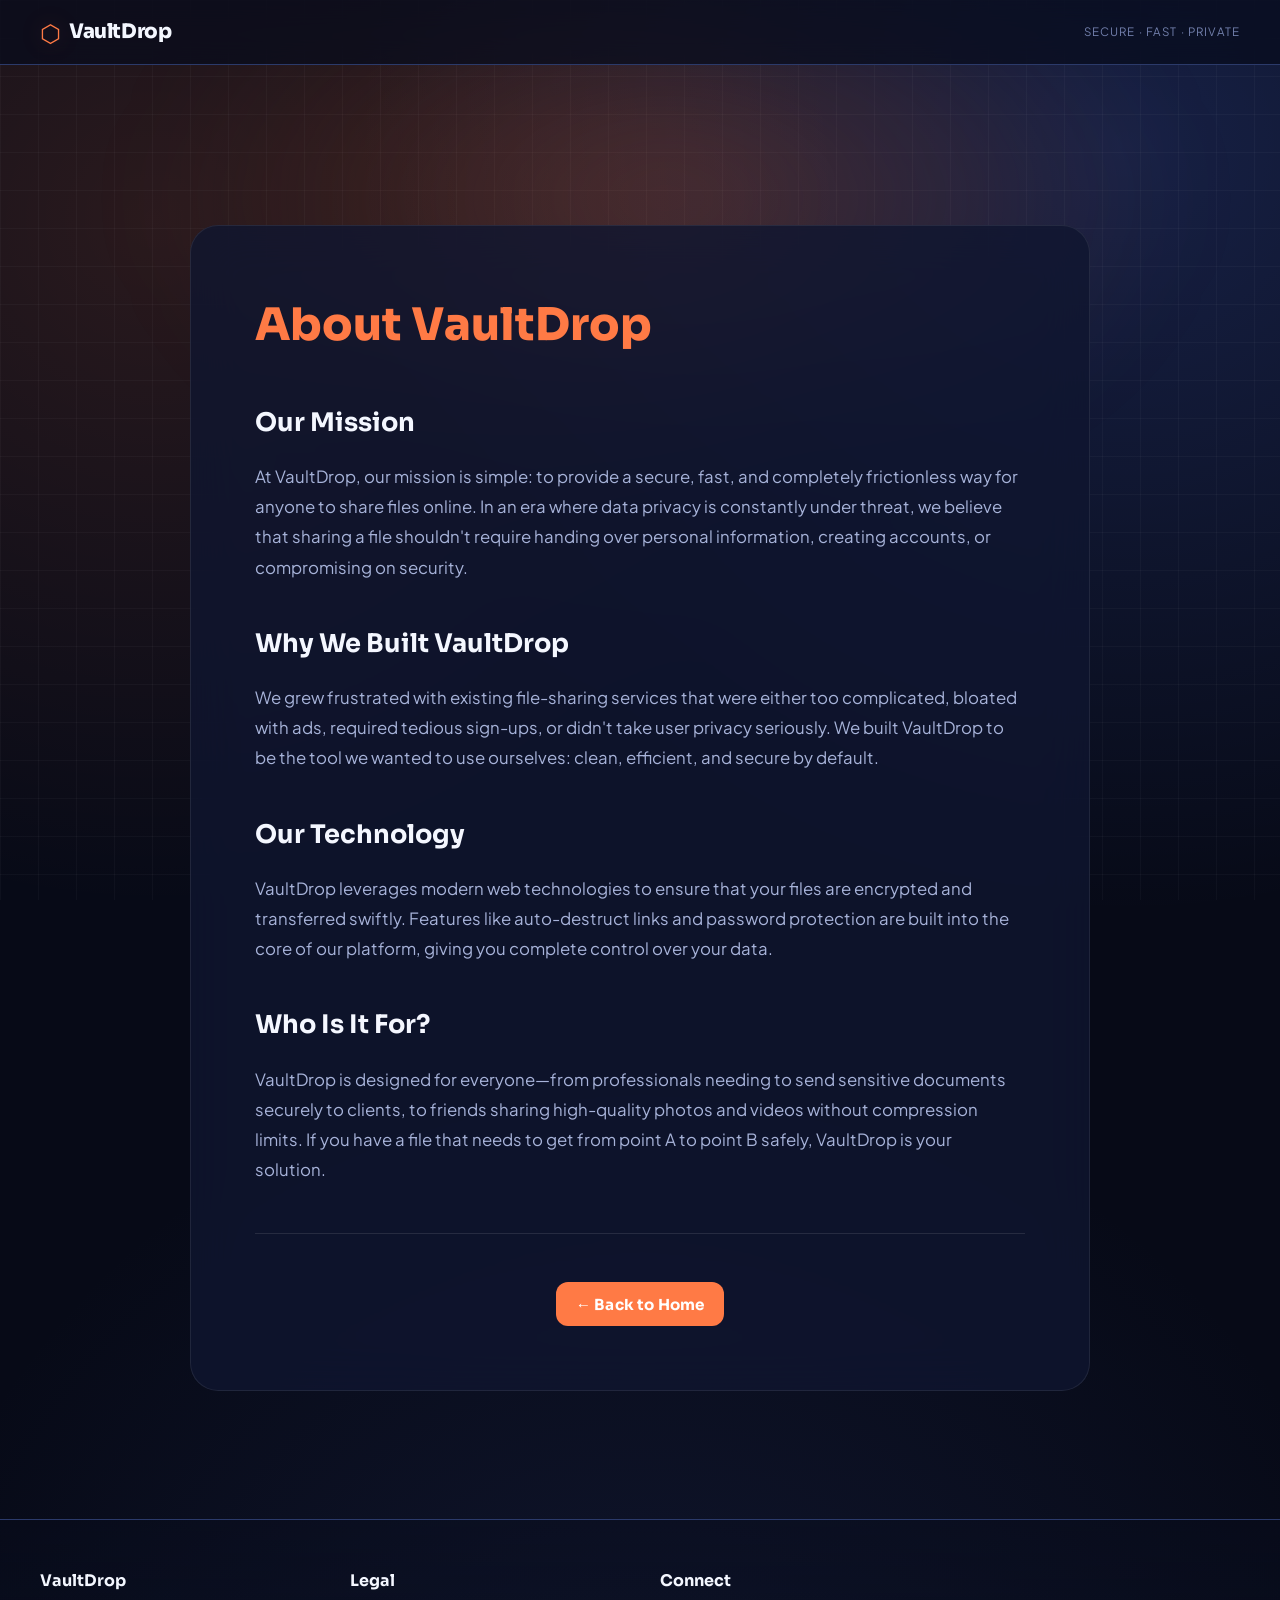
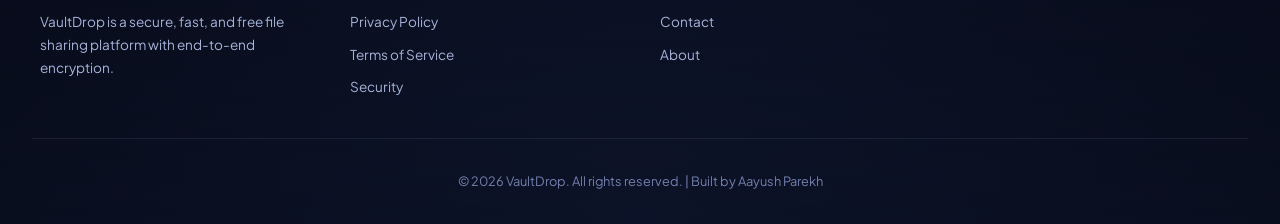
<file: about.html>
<!DOCTYPE html>
<html lang="en">
<head>
  <script async src="https://pagead2.googlesyndication.com/pagead/js/adsbygoogle.js?client=ca-pub-7129898872816972"
    crossorigin="anonymous"></script>
  <meta name="google-adsense-account" content="ca-pub-7129898872816972">
  <meta charset="UTF-8">
  <meta name="viewport" content="width=device-width, initial-scale=1.0">
  <meta name="msvalidate.01" content="60011760F4F2C481D7C39588B4E2183E" />
  <meta name="description" content="Learn about VaultDrop - the free, secure file sharing platform. Discover why we built a better alternative to WeTransfer, Google Drive. Our mission: privacy, simplicity, security." />
  <meta name="keywords" content="about VaultDrop, secure file sharing company, privacy-first platform, encrypted file transfer, WeTransfer alternative, Tresorit alternative, file sharing innovation" />
  <meta name="author" content="Aayush Parekh" />
  <meta name="robots" content="index, follow, max-snippet:-1, max-image-preview:large, max-video-preview:-1" />
  <meta name="theme-color" content="#0b1020" />
  <link rel="canonical" href="https://vaultdrop-app.vercel.app/about.html" />
  <meta property="og:type" content="website" />
  <meta property="og:title" content="About VaultDrop - Built for Privacy & Security" />
  <meta property="og:description" content="Learn about VaultDrop's mission to provide secure, fast, and frictionless file sharing with end-to-end encryption." />
  <meta property="og:url" content="https://vaultdrop-app.vercel.app/about.html" />
  <meta property="og:site_name" content="VaultDrop" />
  <meta name="twitter:card" content="summary" />
  <meta name="twitter:title" content="About VaultDrop" />
  <meta name="twitter:description" content="Learn about VaultDrop's mission and technology for secure file sharing." />
  <title>About VaultDrop | The Story Behind Secure File Sharing Innovation</title>
  <link rel="stylesheet" href="css/style.css">
  <link href="https://fonts.googleapis.com/css2?family=Sora:wght@600;700;800&family=Plus+Jakarta+Sans:wght@400;500;600;700&display=swap" rel="stylesheet">
  <link rel="icon" type="image/svg+xml" href="data:image/svg+xml,%3Csvg xmlns='http://www.w3.org/2000/svg' viewBox='0 0 100 100'%3E%3Ctext y='75' font-size='75' fill='%23ff7a45'%3E%E2%AC%A1%3C/text%3E%3C/svg%3E">
</head>
<body>
  <div class="bg-grid"></div>
  <div class="bg-glow"></div>

  <nav class="navbar">
    <a href="index.html" class="nav-logo">
      <span class="logo-icon">⬡</span>
      <span class="logo-text">VaultDrop</span>
    </a>
    <div class="nav-tag">Secure · Fast · Private</div>
  </nav>

  <main class="main-container">
    <div class="legal-container">
      <h1 class="legal-title">About VaultDrop</h1>
      
      <div class="legal-content">
        <h2>Our Mission</h2>
        <p>At VaultDrop, our mission is simple: to provide a secure, fast, and completely frictionless way for anyone to share files online. In an era where data privacy is constantly under threat, we believe that sharing a file shouldn't require handing over personal information, creating accounts, or compromising on security.</p>
        
        <h2>Why We Built VaultDrop</h2>
        <p>We grew frustrated with existing file-sharing services that were either too complicated, bloated with ads, required tedious sign-ups, or didn't take user privacy seriously. We built VaultDrop to be the tool we wanted to use ourselves: clean, efficient, and secure by default.</p>
        
        <h2>Our Technology</h2>
        <p>VaultDrop leverages modern web technologies to ensure that your files are encrypted and transferred swiftly. Features like auto-destruct links and password protection are built into the core of our platform, giving you complete control over your data.</p>
        
        <h2>Who Is It For?</h2>
        <p>VaultDrop is designed for everyone—from professionals needing to send sensitive documents securely to clients, to friends sharing high-quality photos and videos without compression limits. If you have a file that needs to get from point A to point B safely, VaultDrop is your solution.</p>
        
        <div style="text-align: center; margin-top: 3rem; padding-top: 2rem; border-top: 1px solid rgba(255,255,255,0.1);">
          <a href="index.html" class="btn-upload btn-upload-link" style="text-decoration: none; margin-top: 1rem;">
            <span class="btn-text">← Back to Home</span>
          </a>
        </div>
      </div>

    </div>
  </main>

  <footer class="footer">
    <div class="footer-container">
      <div class="footer-section">
        <h3>VaultDrop</h3>
        <p>VaultDrop is a secure, fast, and free file sharing platform with end-to-end encryption.</p>
      </div>
      <div class="footer-section">
        <h4>Legal</h4>
        <ul>
          <li><a href="privacy.html" title="Read our privacy policy">Privacy Policy</a></li>
          <li><a href="terms.html" title="Terms of service">Terms of Service</a></li>
          <li><a href="#" title="Security information">Security</a></li>
        </ul>
      </div>
      <div class="footer-section">
        <h4>Connect</h4>
        <ul>
          <li><a href="contact.html" title="Contact us">Contact</a></li>
          <li><a href="about.html" title="About VaultDrop">About</a></li>
        </ul>
      </div>
    </div>
    <div class="footer-bottom">
      <p>&copy; 2026 VaultDrop. All rights reserved. | Built by Aayush Parekh</p>
    </div>
  </footer>
</body>
</html>
</file>
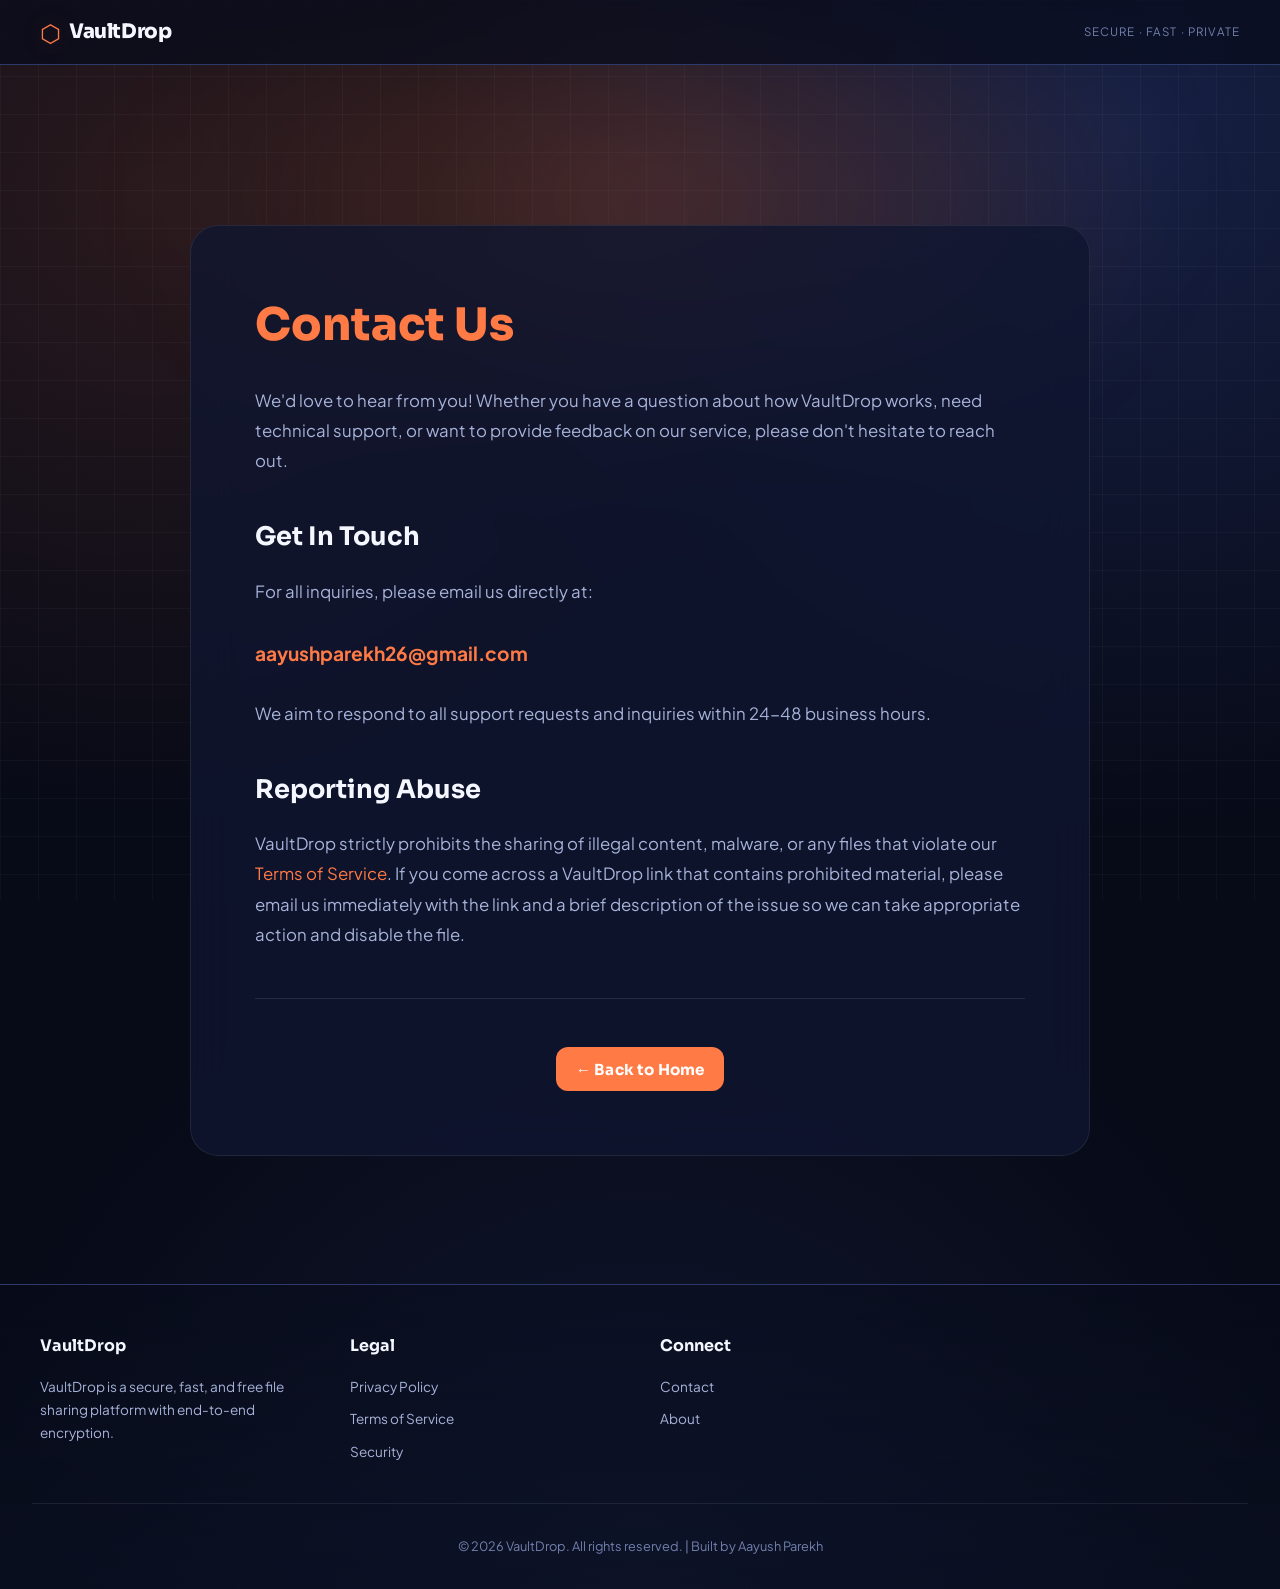
<file: contact.html>
<!DOCTYPE html>
<html lang="en">
<head>
  <script async src="https://pagead2.googlesyndication.com/pagead/js/adsbygoogle.js?client=ca-pub-7129898872816972"
    crossorigin="anonymous"></script>
  <meta name="google-adsense-account" content="ca-pub-7129898872816972">
  <meta charset="UTF-8">
  <meta name="viewport" content="width=device-width, initial-scale=1.0">
  <meta name="msvalidate.01" content="60011760F4F2C481D7C39588B4E2183E" />
  <meta name="description" content="Contact VaultDrop support for help, questions, or abuse reporting. Email: aayushparekh26@gmail.com. Get response within 24-48 hours." />
  <meta name="keywords" content="contact VaultDrop, customer support, help & support, report abuse, email support, technical support" />
  <meta name="author" content="Aayush Parekh" />
  <meta name="robots" content="index, follow, max-snippet:-1, max-image-preview:large, max-video-preview:-1" />
  <meta name="theme-color" content="#0b1020" />
  <link rel="canonical" href="https://vaultdrop-app.vercel.app/contact.html" />
  <meta property="og:type" content="website" />
  <meta property="og:title" content="Contact VaultDrop - Get Support" />
  <meta property="og:description" content="Contact VaultDrop for support, feedback, or to report abuse. Email: aayushparekh26@gmail.com. 24-48 hour response time." />
  <meta property="og:url" content="https://vaultdrop-app.vercel.app/contact.html" />
  <meta property="og:site_name" content="VaultDrop" />
  <meta name="twitter:card" content="summary" />
  <meta name="twitter:title" content="Contact VaultDrop Support" />
  <meta name="twitter:description" content="Get in touch with VaultDrop for support, help, or abuse reporting. Fast response times." />
  <title>Contact VaultDrop | Get Support & Report Issues Securely</title>
  <link rel="stylesheet" href="css/style.css">
  <link href="https://fonts.googleapis.com/css2?family=Sora:wght@600;700;800&family=Plus+Jakarta+Sans:wght@400;500;600;700&display=swap" rel="stylesheet">
  <link rel="icon" type="image/svg+xml" href="data:image/svg+xml,%3Csvg xmlns='http://www.w3.org/2000/svg' viewBox='0 0 100 100'%3E%3Ctext y='75' font-size='75' fill='%23ff7a45'%3E%E2%AC%A1%3C/text%3E%3C/svg%3E">
</head>
<body>
  <div class="bg-grid"></div>
  <div class="bg-glow"></div>

  <nav class="navbar">
    <a href="index.html" class="nav-logo">
      <span class="logo-icon">⬡</span>
      <span class="logo-text">VaultDrop</span>
    </a>
    <div class="nav-tag">Secure · Fast · Private</div>
  </nav>

  <main class="main-container">
    <div class="legal-container">
      <h1 class="legal-title">Contact Us</h1>
      
      <div class="legal-content">
        <p>We'd love to hear from you! Whether you have a question about how VaultDrop works, need technical support, or want to provide feedback on our service, please don't hesitate to reach out.</p>
        
        <h2>Get In Touch</h2>
        <p>For all inquiries, please email us directly at:</p>
        <p><a href="mailto:aayushparekh26@gmail.com" style="font-size: 1.2rem; font-weight: bold;">aayushparekh26@gmail.com</a></p>
        
        <p>We aim to respond to all support requests and inquiries within 24-48 business hours.</p>
        
        <h2>Reporting Abuse</h2>
        <p>VaultDrop strictly prohibits the sharing of illegal content, malware, or any files that violate our <a href="terms.html">Terms of Service</a>. If you come across a VaultDrop link that contains prohibited material, please email us immediately with the link and a brief description of the issue so we can take appropriate action and disable the file.</p>
        
        <div style="text-align: center; margin-top: 3rem; padding-top: 2rem; border-top: 1px solid rgba(255,255,255,0.1);">
          <a href="index.html" class="btn-upload btn-upload-link" style="text-decoration: none; margin-top: 1rem;">
            <span class="btn-text">← Back to Home</span>
          </a>
        </div>
      </div>

    </div>
  </main>

  <footer class="footer">
    <div class="footer-container">
      <div class="footer-section">
        <h3>VaultDrop</h3>
        <p>VaultDrop is a secure, fast, and free file sharing platform with end-to-end encryption.</p>
      </div>
      <div class="footer-section">
        <h4>Legal</h4>
        <ul>
          <li><a href="privacy.html" title="Read our privacy policy">Privacy Policy</a></li>
          <li><a href="terms.html" title="Terms of service">Terms of Service</a></li>
          <li><a href="#" title="Security information">Security</a></li>
        </ul>
      </div>
      <div class="footer-section">
        <h4>Connect</h4>
        <ul>
          <li><a href="contact.html" title="Contact us">Contact</a></li>
          <li><a href="about.html" title="About VaultDrop">About</a></li>
        </ul>
      </div>
    </div>
    <div class="footer-bottom">
      <p>&copy; 2026 VaultDrop. All rights reserved. | Built by Aayush Parekh</p>
    </div>
  </footer>
</body>
</html>
</file>
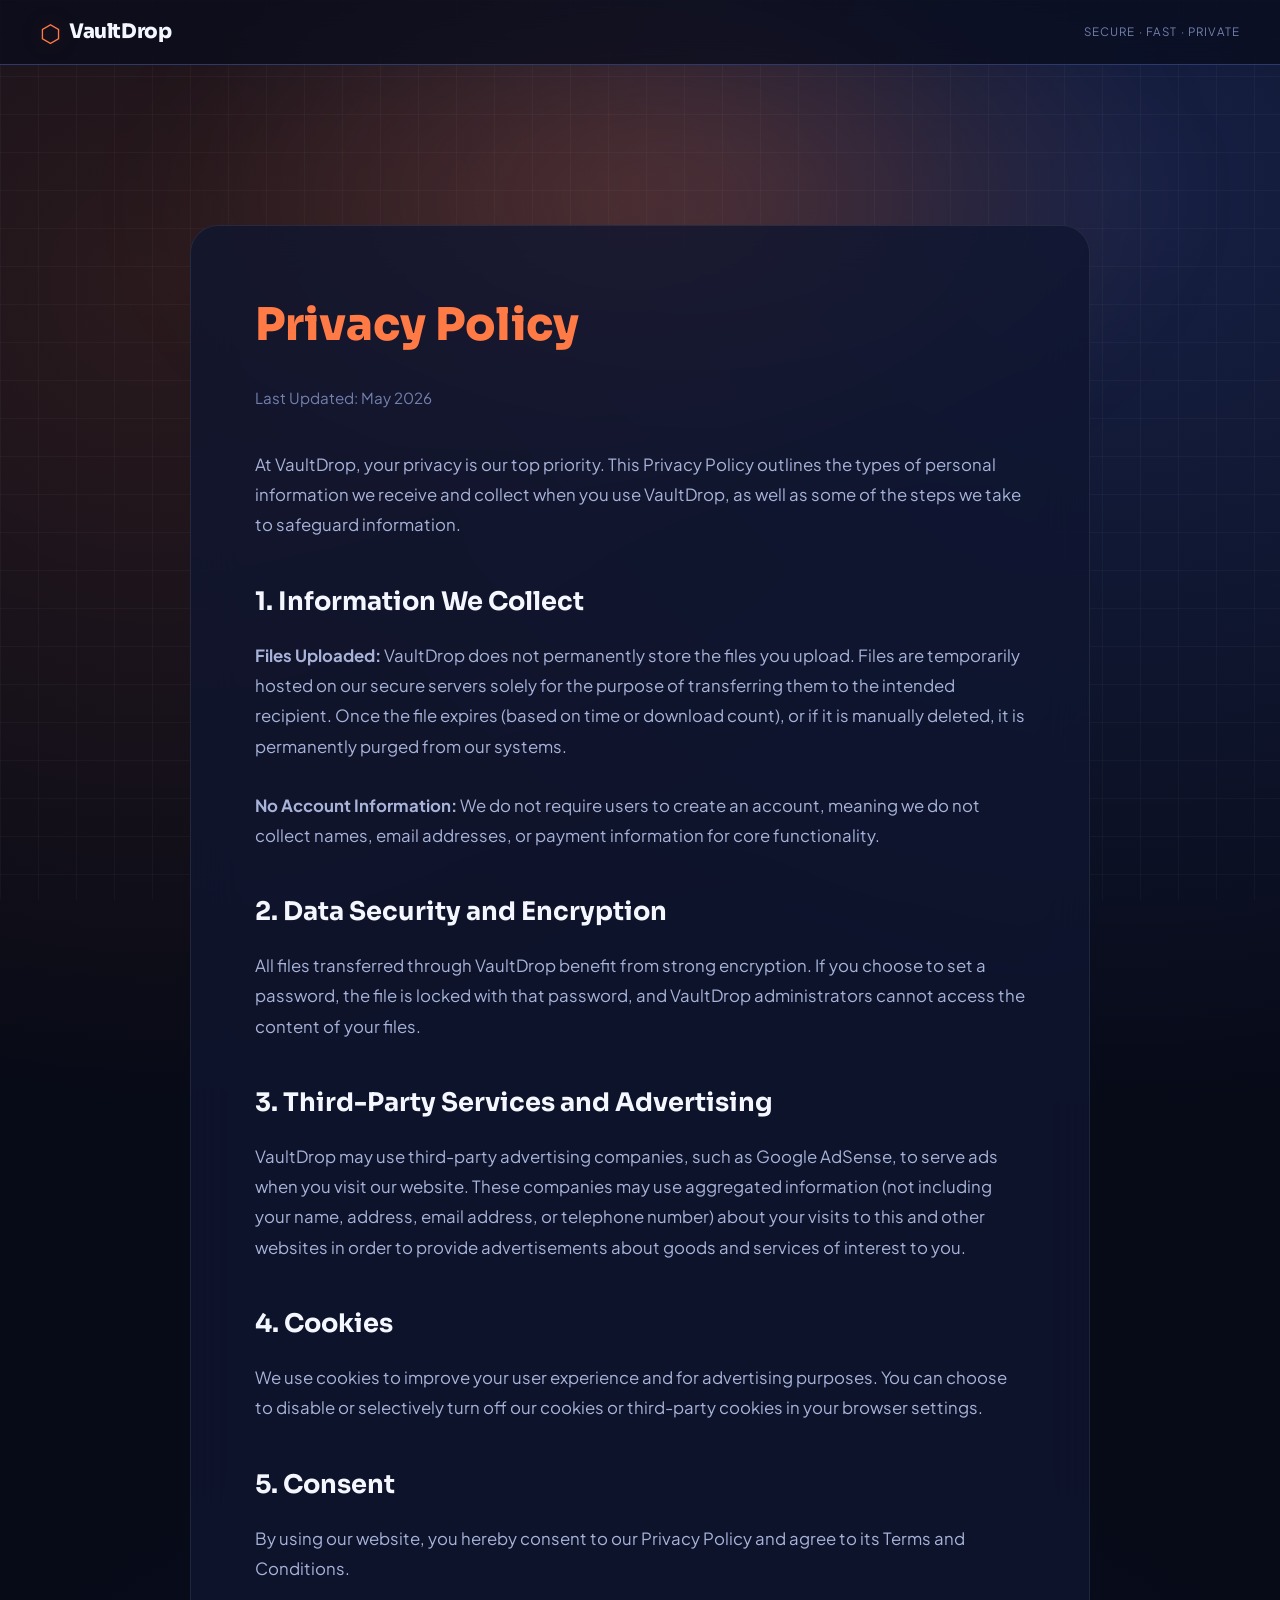
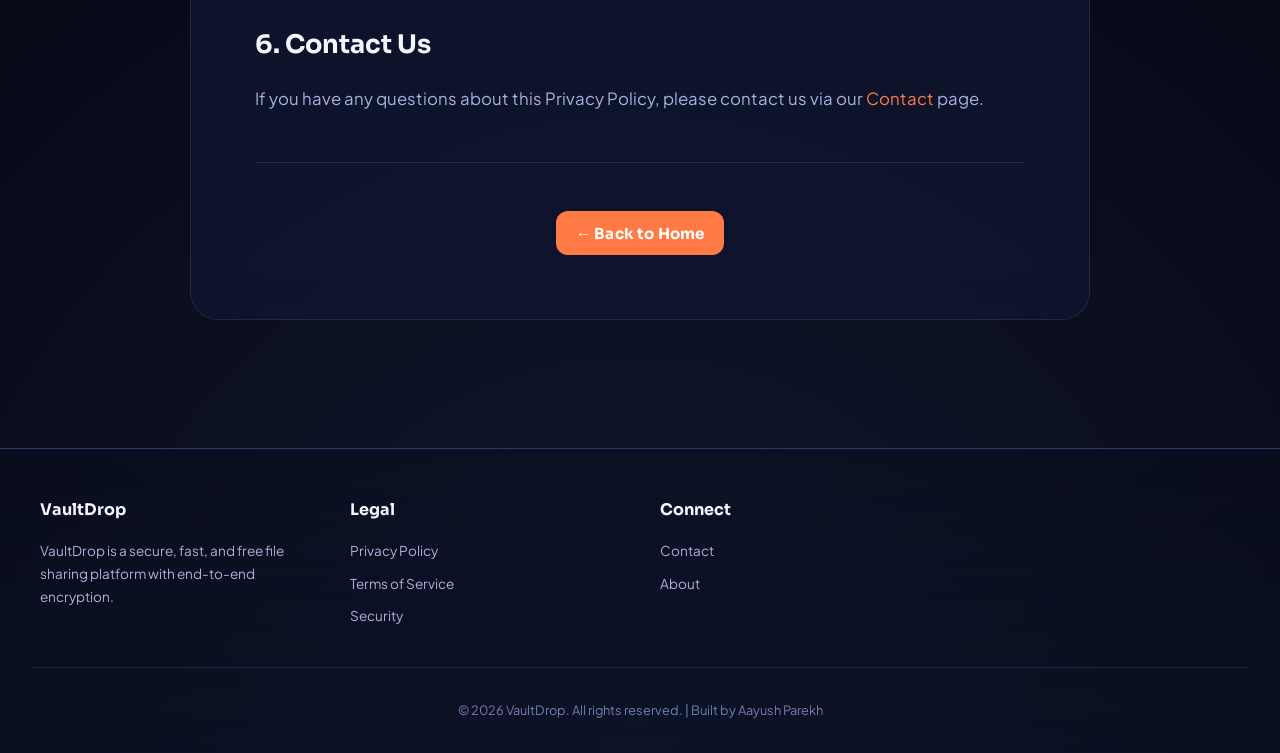
<file: privacy.html>
<!DOCTYPE html>
<html lang="en">
<head>
  <script async src="https://pagead2.googlesyndication.com/pagead/js/adsbygoogle.js?client=ca-pub-7129898872816972"
    crossorigin="anonymous"></script>
  <meta name="google-adsense-account" content="ca-pub-7129898872816972">
  <meta charset="UTF-8">
  <meta name="viewport" content="width=device-width, initial-scale=1.0">
  <meta name="msvalidate.01" content="60011760F4F2C481D7C39588B4E2183E" />
  <meta name="description" content="VaultDrop Privacy Policy - Learn how we protect your personal data, use encryption, respect privacy, comply with GDPR. Your data is your business." />
  <meta name="keywords" content="privacy policy, data protection, end-to-end encryption, GDPR compliance, user privacy, data security, secure file sharing privacy" />
  <meta name="author" content="Aayush Parekh" />
  <meta name="robots" content="index, follow, max-snippet:-1, max-image-preview:large, max-video-preview:-1" />
  <meta name="theme-color" content="#0b1020" />
  <link rel="canonical" href="https://vaultdrop-app.vercel.app/privacy.html" />
  <meta property="og:type" content="website" />
  <meta property="og:title" content="Privacy Policy | VaultDrop - Data Protection Commitment" />
  <meta property="og:description" content="How VaultDrop protects your personal data with encryption, respects privacy rights, and complies with data protection laws." />
  <meta property="og:url" content="https://vaultdrop-app.vercel.app/privacy.html" />
  <meta property="og:site_name" content="VaultDrop" />
  <meta name="twitter:card" content="summary" />
  <meta name="twitter:title" content="Privacy Policy | VaultDrop - Data Protection" />
  <meta name="twitter:description" content="VaultDrop protects your privacy with end-to-end encryption and GDPR compliance." />
  <title>Privacy Policy | VaultDrop - Your Data Protection Commitment</title>
  <link rel="stylesheet" href="css/style.css">
  <link href="https://fonts.googleapis.com/css2?family=Sora:wght@600;700;800&family=Plus+Jakarta+Sans:wght@400;500;600;700&display=swap" rel="stylesheet">
  <link rel="icon" type="image/svg+xml" href="data:image/svg+xml,%3Csvg xmlns='http://www.w3.org/2000/svg' viewBox='0 0 100 100'%3E%3Ctext y='75' font-size='75' fill='%23ff7a45'%3E%E2%AC%A1%3C/text%3E%3C/svg%3E">
</head>
<body>
  <div class="bg-grid"></div>
  <div class="bg-glow"></div>

  <nav class="navbar">
    <a href="index.html" class="nav-logo">
      <span class="logo-icon">⬡</span>
      <span class="logo-text">VaultDrop</span>
    </a>
    <div class="nav-tag">Secure · Fast · Private</div>
  </nav>

  <main class="main-container">
    <div class="legal-container">
      <h1 class="legal-title">Privacy Policy</h1>
      <p class="legal-updated">Last Updated: May 2026</p>
      
      <div class="legal-content">
        <p>At VaultDrop, your privacy is our top priority. This Privacy Policy outlines the types of personal information we receive and collect when you use VaultDrop, as well as some of the steps we take to safeguard information.</p>
        
        <h2>1. Information We Collect</h2>
        <p><strong>Files Uploaded:</strong> VaultDrop does not permanently store the files you upload. Files are temporarily hosted on our secure servers solely for the purpose of transferring them to the intended recipient. Once the file expires (based on time or download count), or if it is manually deleted, it is permanently purged from our systems.</p>
        <p><strong>No Account Information:</strong> We do not require users to create an account, meaning we do not collect names, email addresses, or payment information for core functionality.</p>
        
        <h2>2. Data Security and Encryption</h2>
        <p>All files transferred through VaultDrop benefit from strong encryption. If you choose to set a password, the file is locked with that password, and VaultDrop administrators cannot access the content of your files.</p>
        
        <h2>3. Third-Party Services and Advertising</h2>
        <p>VaultDrop may use third-party advertising companies, such as Google AdSense, to serve ads when you visit our website. These companies may use aggregated information (not including your name, address, email address, or telephone number) about your visits to this and other websites in order to provide advertisements about goods and services of interest to you.</p>
        
        <h2>4. Cookies</h2>
        <p>We use cookies to improve your user experience and for advertising purposes. You can choose to disable or selectively turn off our cookies or third-party cookies in your browser settings.</p>
        
        <h2>5. Consent</h2>
        <p>By using our website, you hereby consent to our Privacy Policy and agree to its Terms and Conditions.</p>
        
        <h2>6. Contact Us</h2>
        <p>If you have any questions about this Privacy Policy, please contact us via our <a href="contact.html">Contact</a> page.</p>
        
        <div style="text-align: center; margin-top: 3rem; padding-top: 2rem; border-top: 1px solid rgba(255,255,255,0.1);">
          <a href="index.html" class="btn-upload btn-upload-link" style="text-decoration: none; margin-top: 1rem;">
            <span class="btn-text">← Back to Home</span>
          </a>
        </div>
      </div>

    </div>
  </main>

  <footer class="footer">
    <div class="footer-container">
      <div class="footer-section">
        <h3>VaultDrop</h3>
        <p>VaultDrop is a secure, fast, and free file sharing platform with end-to-end encryption.</p>
      </div>
      <div class="footer-section">
        <h4>Legal</h4>
        <ul>
          <li><a href="privacy.html" title="Read our privacy policy">Privacy Policy</a></li>
          <li><a href="terms.html" title="Terms of service">Terms of Service</a></li>
          <li><a href="#" title="Security information">Security</a></li>
        </ul>
      </div>
      <div class="footer-section">
        <h4>Connect</h4>
        <ul>
          <li><a href="contact.html" title="Contact us">Contact</a></li>
          <li><a href="about.html" title="About VaultDrop">About</a></li>
        </ul>
      </div>
    </div>
    <div class="footer-bottom">
      <p>&copy; 2026 VaultDrop. All rights reserved. | Built by Aayush Parekh</p>
    </div>
  </footer>
</body>
</html>
</file>
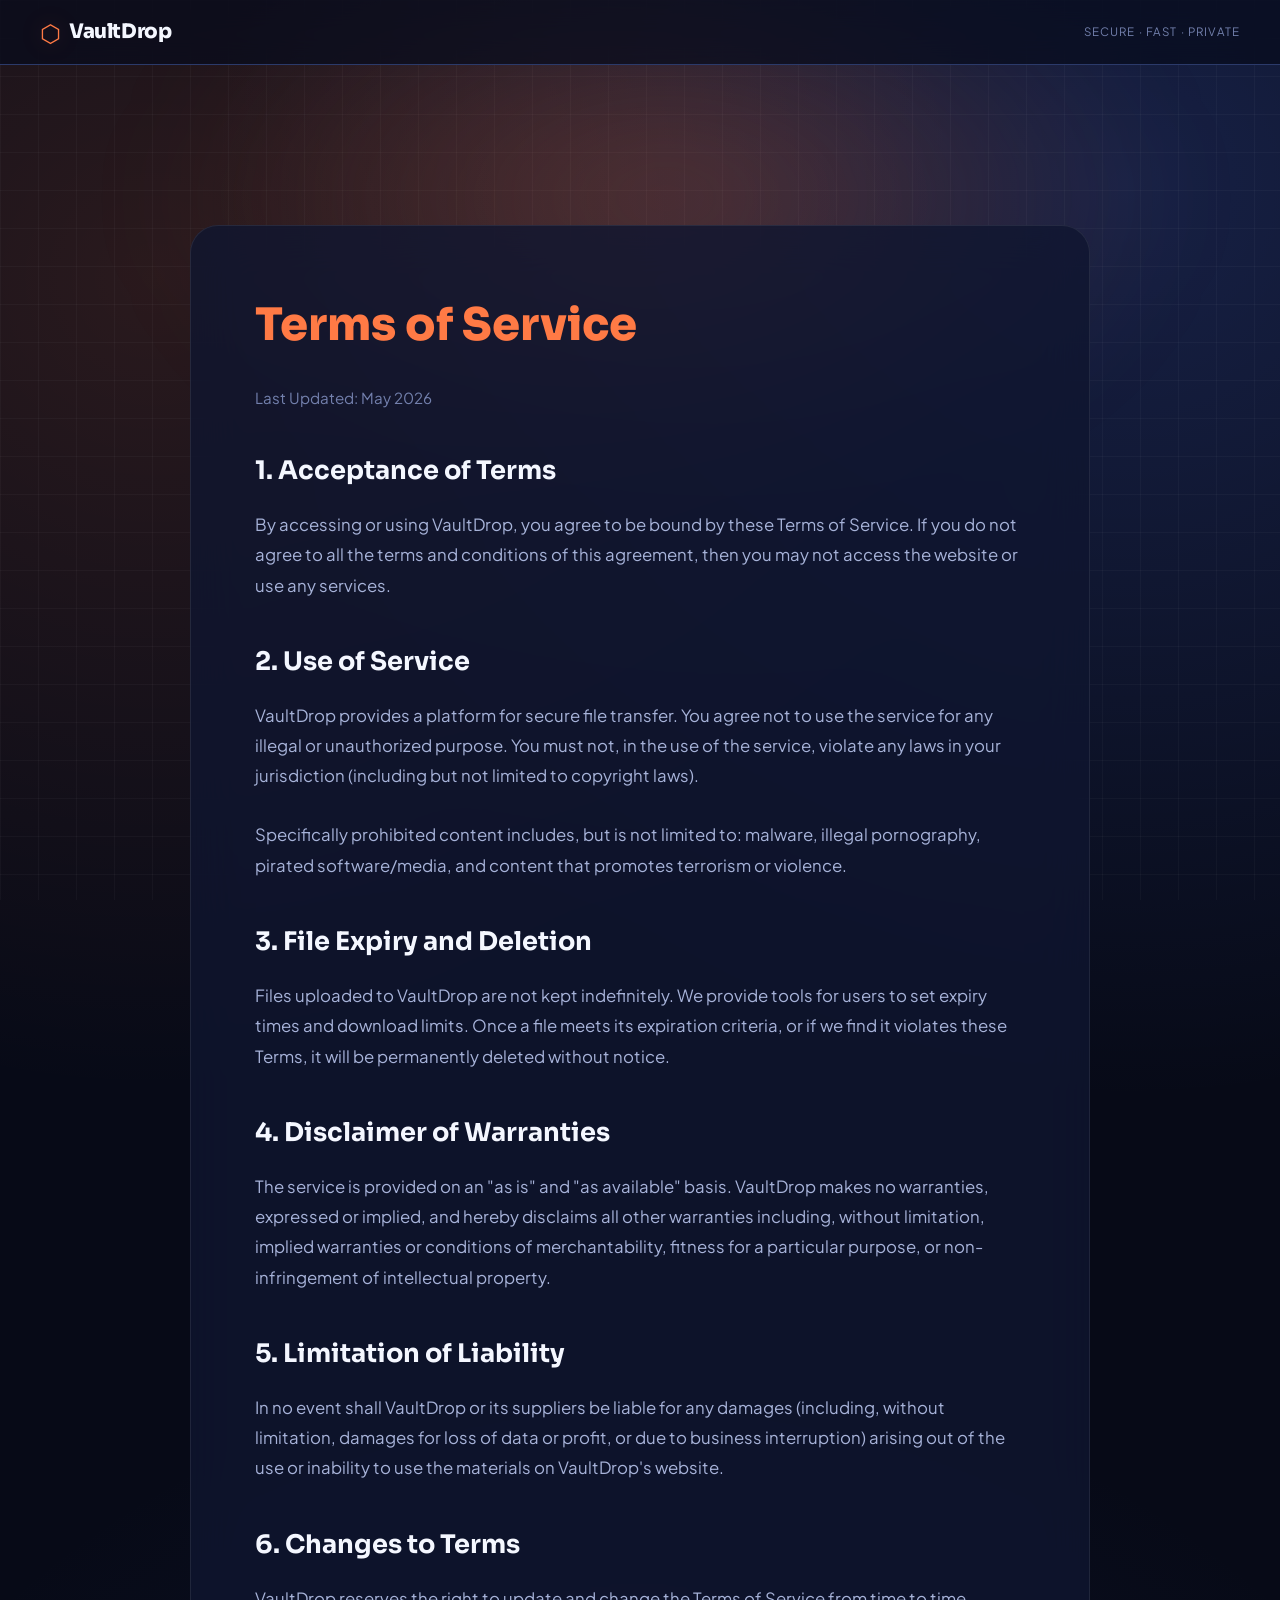
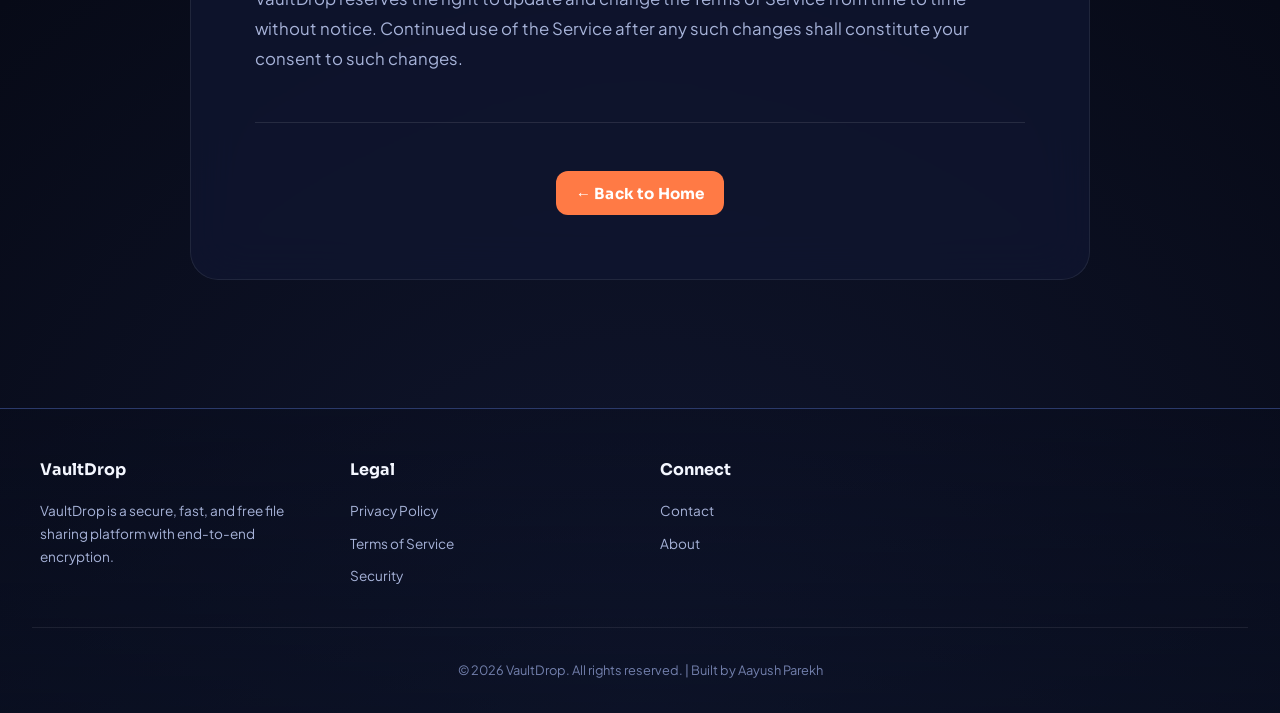
<file: terms.html>
<!DOCTYPE html>
<html lang="en">
<head>
  <script async src="https://pagead2.googlesyndication.com/pagead/js/adsbygoogle.js?client=ca-pub-7129898872816972"
    crossorigin="anonymous"></script>
  <meta name="google-adsense-account" content="ca-pub-7129898872816972">
  <meta charset="UTF-8">
  <meta name="viewport" content="width=device-width, initial-scale=1.0">
  <meta name="msvalidate.01" content="60011760F4F2C481D7C39588B4E2183E" />
  <meta name="description" content="VaultDrop Terms of Service - Read our usage policy, prohibited content guidelines, file expiry terms, and liability limitations." />
  <meta name="keywords" content="terms of service, terms of use, acceptable use policy, service limitations, file sharing terms, user agreement" />
  <meta name="author" content="Aayush Parekh" />
  <meta name="robots" content="index, follow, max-snippet:-1, max-image-preview:large, max-video-preview:-1" />
  <meta name="theme-color" content="#0b1020" />
  <link rel="canonical" href="https://vaultdrop-app.vercel.app/terms.html" />
  <meta property="og:type" content="website" />
  <meta property="og:title" content="Terms of Service | VaultDrop - Usage Policy" />
  <meta property="og:description" content="VaultDrop's Terms of Service covering usage policy, file expiry, prohibited content, and service limitations." />
  <meta property="og:url" content="https://vaultdrop-app.vercel.app/terms.html" />
  <meta property="og:site_name" content="VaultDrop" />
  <meta name="twitter:card" content="summary" />
  <meta name="twitter:title" content="Terms of Service | VaultDrop" />
  <meta name="twitter:description" content="VaultDrop's Terms of Service - Read about our usage policy and service limitations." />
  <title>Terms of Service | VaultDrop - Usage Policy & Conditions</title>
  <link rel="stylesheet" href="css/style.css">
  <link href="https://fonts.googleapis.com/css2?family=Sora:wght@600;700;800&family=Plus+Jakarta+Sans:wght@400;500;600;700&display=swap" rel="stylesheet">
  <link rel="icon" type="image/svg+xml" href="data:image/svg+xml,%3Csvg xmlns='http://www.w3.org/2000/svg' viewBox='0 0 100 100'%3E%3Ctext y='75' font-size='75' fill='%23ff7a45'%3E%E2%AC%A1%3C/text%3E%3C/svg%3E">
</head>
<body>
  <div class="bg-grid"></div>
  <div class="bg-glow"></div>

  <nav class="navbar">
    <a href="index.html" class="nav-logo">
      <span class="logo-icon">⬡</span>
      <span class="logo-text">VaultDrop</span>
    </a>
    <div class="nav-tag">Secure · Fast · Private</div>
  </nav>

  <main class="main-container">
    <div class="legal-container">
      <h1 class="legal-title">Terms of Service</h1>
      <p class="legal-updated">Last Updated: May 2026</p>
      
      <div class="legal-content">
        <h2>1. Acceptance of Terms</h2>
        <p>By accessing or using VaultDrop, you agree to be bound by these Terms of Service. If you do not agree to all the terms and conditions of this agreement, then you may not access the website or use any services.</p>
        
        <h2>2. Use of Service</h2>
        <p>VaultDrop provides a platform for secure file transfer. You agree not to use the service for any illegal or unauthorized purpose. You must not, in the use of the service, violate any laws in your jurisdiction (including but not limited to copyright laws).</p>
        <p>Specifically prohibited content includes, but is not limited to: malware, illegal pornography, pirated software/media, and content that promotes terrorism or violence.</p>
        
        <h2>3. File Expiry and Deletion</h2>
        <p>Files uploaded to VaultDrop are not kept indefinitely. We provide tools for users to set expiry times and download limits. Once a file meets its expiration criteria, or if we find it violates these Terms, it will be permanently deleted without notice.</p>
        
        <h2>4. Disclaimer of Warranties</h2>
        <p>The service is provided on an "as is" and "as available" basis. VaultDrop makes no warranties, expressed or implied, and hereby disclaims all other warranties including, without limitation, implied warranties or conditions of merchantability, fitness for a particular purpose, or non-infringement of intellectual property.</p>
        
        <h2>5. Limitation of Liability</h2>
        <p>In no event shall VaultDrop or its suppliers be liable for any damages (including, without limitation, damages for loss of data or profit, or due to business interruption) arising out of the use or inability to use the materials on VaultDrop's website.</p>
        
        <h2>6. Changes to Terms</h2>
        <p>VaultDrop reserves the right to update and change the Terms of Service from time to time without notice. Continued use of the Service after any such changes shall constitute your consent to such changes.</p>
        
        <div style="text-align: center; margin-top: 3rem; padding-top: 2rem; border-top: 1px solid rgba(255,255,255,0.1);">
          <a href="index.html" class="btn-upload btn-upload-link" style="text-decoration: none; margin-top: 1rem;">
            <span class="btn-text">← Back to Home</span>
          </a>
        </div>
      </div>

    </div>
  </main>

  <footer class="footer">
    <div class="footer-container">
      <div class="footer-section">
        <h3>VaultDrop</h3>
        <p>VaultDrop is a secure, fast, and free file sharing platform with end-to-end encryption.</p>
      </div>
      <div class="footer-section">
        <h4>Legal</h4>
        <ul>
          <li><a href="privacy.html" title="Read our privacy policy">Privacy Policy</a></li>
          <li><a href="terms.html" title="Terms of service">Terms of Service</a></li>
          <li><a href="#" title="Security information">Security</a></li>
        </ul>
      </div>
      <div class="footer-section">
        <h4>Connect</h4>
        <ul>
          <li><a href="contact.html" title="Contact us">Contact</a></li>
          <li><a href="about.html" title="About VaultDrop">About</a></li>
        </ul>
      </div>
    </div>
    <div class="footer-bottom">
      <p>&copy; 2026 VaultDrop. All rights reserved. | Built by Aayush Parekh</p>
    </div>
  </footer>
</body>
</html>
</file>
<file: css/style.css>
@import url('https://fonts.googleapis.com/css2?family=Sora:wght@600;700;800&family=Plus+Jakarta+Sans:wght@400;500;600;700&display=swap');
/* ============================================
  VaultDrop — Enhanced Main Stylesheet
  Design: Deep ocean glassmorphism with neon mint accents
  Fonts: Sora (display) + Plus Jakarta Sans (body)
  OPTIMIZED: Better spacing, responsive design, all pages
  ============================================ */

/* ── CSS Variables ── */
:root {
  --bg:          #070a17;
  --bg-card:     #0f1630;
  --bg-input:    #151f3f;
  --border:      #2b3a6a;
  --border-glow: #4f6bc8;
  --text-main:   #f4f7ff;
  --text-sub:    #a7b3d9;
  --text-dim:    #7380ad;
  --accent:      #ff7a45;
  --accent-soft: rgba(255,122,69,0.14);
  --accent-glow: rgba(255,122,69,0.34);
  --success:     #39d98a;
  --error:       #ff6b7a;
  --font-display:'Sora', sans-serif;
  --font-body:   'Plus Jakarta Sans', sans-serif;
  --radius:      18px;
  --radius-sm:   12px;
  --shadow:      0 0 0 1px var(--border), 0 30px 90px rgba(3,8,25,0.62);
  --spacing-xs:  0.5rem;
  --spacing-sm:  1rem;
  --spacing-md:  1.5rem;
  --spacing-lg:  2rem;
  --spacing-xl:  3rem;
  --spacing-2xl: 4rem;
}

/* ── Reset ── */
*, *::before, *::after { box-sizing: border-box; margin: 0; padding: 0; }
html { scroll-behavior: smooth; }

body {
  font-family: var(--font-body);
  background: var(--bg);
  color: var(--text-main);
  min-height: 100vh;
  overflow-x: hidden;
  line-height: 1.6;
  background-image:
    radial-gradient(circle at 12% 12%, rgba(255,122,69,0.14), transparent 35%),
    radial-gradient(circle at 88% 8%, rgba(86,123,255,0.2), transparent 38%),
    radial-gradient(circle at 50% 100%, rgba(56,74,146,0.2), transparent 40%);
}

.is-hidden { display: none; }
.btn-upload-link { display: inline-flex; margin-top: 1.5rem; text-decoration: none; width: auto; }
.sr-only-input { position: absolute; width: 1px; height: 1px; padding: 0; margin: -1px; overflow: hidden; clip: rect(0, 0, 0, 0); border: 0; }

/* ── Animated Background ── */
.bg-grid {
  position: fixed;
  inset: 0;
  background-image:
    linear-gradient(rgba(255,255,255,0.03) 1px, transparent 1px),
    linear-gradient(90deg, rgba(255,255,255,0.03) 1px, transparent 1px);
  background-size: 38px 38px;
  pointer-events: none;
  z-index: 0;
}

.bg-glow {
  position: fixed;
  top: -8%;
  left: 52%;
  transform: translateX(-50%);
  width: min(1000px, 90vw);
  height: min(560px, 60vh);
  background: radial-gradient(ellipse, rgba(255,122,69,0.25) 0%, transparent 72%);
  pointer-events: none;
  z-index: 0;
  filter: blur(60px);
  animation: pulseGlow 10s ease-in-out infinite alternate;
}

@keyframes pulseGlow {
  0% { transform: translateX(-50%) scale(1); opacity: 0.7; }
  100% { transform: translateX(-50%) scale(1.1); opacity: 1; }
}

/* ── Navbar ── */
.navbar {
  position: sticky;
  top: 0;
  z-index: 10;
  display: flex;
  align-items: center;
  justify-content: space-between;
  padding: 1rem clamp(1rem, 4vw, 2.5rem);
  border-bottom: 1px solid var(--border);
  -webkit-backdrop-filter: blur(14px);
  backdrop-filter: blur(14px);
  background: rgba(8, 12, 28, 0.72);
}

.nav-logo {
  display: flex;
  align-items: center;
  gap: 0.5rem;
  text-decoration: none;
  color: var(--text-main);
}

.logo-icon {
  font-size: 1.5rem;
  color: var(--accent);
  line-height: 1;
  text-shadow: 0 0 22px var(--accent-glow);
}

.logo-text {
  font-family: var(--font-display);
  font-weight: 800;
  font-size: 1.25rem;
  letter-spacing: -0.02em;
}

.nav-tag {
  font-size: 0.72rem;
  color: var(--text-dim);
  letter-spacing: 0.1em;
  text-transform: uppercase;
}

/* ── Main Container ── */
.main-container {
  position: relative;
  z-index: 1;
  max-width: 1000px;
  margin: 0 auto;
  padding: clamp(2.5rem, 8vw, 5rem) clamp(1rem, 3vw, 2rem) 3rem;
}

/* ── Hero ── */
.hero {
  text-align: center;
  margin-bottom: clamp(2.5rem, 6vw, 4rem);
}

.hero-badge {
  display: inline-flex;
  align-items: center;
  gap: 0.4rem;
  padding: 0.35rem 1rem;
  background: var(--accent-soft);
  border: 1px solid rgba(255,122,69,0.4);
  border-radius: 100px;
  font-size: 0.75rem;
  font-weight: 600;
  color: var(--accent);
  letter-spacing: 0.1em;
  text-transform: uppercase;
  margin-bottom: 1.5rem;
}

.hero-title {
  font-family: var(--font-display);
  font-size: clamp(2.2rem, 9vw, 4.5rem);
  font-weight: 800;
  line-height: 1.05;
  letter-spacing: -0.03em;
  margin-bottom: 1.25rem;
}

.hero-title .accent {
  color: var(--accent);
  position: relative;
}

.hero-sub {
  color: var(--text-sub);
  font-size: clamp(1rem, 3vw, 1.15rem);
  font-weight: 500;
  max-width: 650px;
  margin: 0 auto;
  line-height: 1.6;
}

/* ── Upload Card ── */
.upload-card {
  background: linear-gradient(180deg, rgba(15,22,48,0.7) 0%, rgba(10,16,36,0.85) 100%);
  -webkit-backdrop-filter: blur(24px);
  backdrop-filter: blur(24px);
  border: 1px solid rgba(255, 255, 255, 0.08);
  border-radius: 28px;
  padding: clamp(1.5rem, 4vw, 2.5rem);
  box-shadow: var(--shadow), 0 10px 40px rgba(0,0,0,0.4);
  margin-bottom: 2rem;
  position: relative;
  overflow: hidden;
  max-width: 960px;
  margin-left: auto;
  margin-right: auto;
  transition: transform 0.3s ease, box-shadow 0.3s ease;
}

.upload-card:hover {
  transform: translateY(-6px);
  box-shadow: var(--shadow), 0 20px 60px rgba(0,0,0,0.5);
}

.upload-card::before {
  content: "";
  position: absolute;
  top: -80px;
  right: -80px;
  width: 180px;
  height: 180px;
  background: radial-gradient(circle, rgba(255,122,69,0.22), transparent 70%);
  pointer-events: none;
}

/* ── Drop Zone ── */
.drop-zone {
  border: 2px dashed var(--border-glow);
  border-radius: var(--radius);
  padding: clamp(2.5rem, 8vw, 4rem) 1.5rem;
  text-align: center;
  cursor: pointer;
  transition: all 0.25s ease;
  position: relative;
  background: var(--bg-input);
}

.drop-zone:hover,
.drop-zone.drag-over {
  border-color: var(--accent);
  background: var(--accent-soft);
  box-shadow: 0 0 0 4px rgba(255,122,69,0.18), inset 0 0 32px rgba(255,122,69,0.11);
}

.drop-zone.drag-over .drop-icon { color: var(--accent); transform: scale(1.15) translateY(-6px); }

.drop-icon {
  color: var(--text-dim);
  margin-bottom: 1.25rem;
  transition: all 0.25s ease;
  display: inline-block;
}

.drop-title {
  font-family: var(--font-display);
  font-size: clamp(1.1rem, 4vw, 1.4rem);
  font-weight: 700;
  margin-bottom: 0.5rem;
}

.drop-sub {
  color: var(--text-dim);
  font-size: 0.9rem;
  margin-bottom: 1.25rem;
}

.btn-browse {
  display: inline-block;
  padding: 0.7rem 1.6rem;
  background: var(--accent);
  color: #fff;
  font-family: var(--font-display);
  font-weight: 700;
  font-size: 0.9rem;
  border-radius: 8px;
  cursor: pointer;
  transition: all 0.2s ease;
  letter-spacing: 0.02em;
  border: none;
}
.btn-browse:hover { background: #ff8e61; transform: translateY(-2px); }

.drop-hint {
  margin-top: 1.25rem;
  font-size: 0.75rem;
  color: var(--text-dim);
}

/* ── File Options ── */
.file-options { margin-top: 0; }

.selected-files {
  display: flex;
  flex-direction: column;
  gap: 0.85rem;
  margin-bottom: 1.25rem;
  max-height: 350px;
  overflow-y: auto;
  padding: 0.75rem 0;
}

.sf-row {
  display: flex;
  align-items: center;
  gap: 1rem;
  padding: 1rem;
  background: var(--bg-input);
  border: 1px solid var(--border);
  border-radius: var(--radius-sm);
}

.sf-row .sf-icon {
  width: 44px; height: 44px;
  background: var(--bg);
  border: 1px solid rgba(255,255,255,0.06);
  border-radius: 10px;
  display: flex; align-items: center; justify-content: center;
  font-size: 1.1rem;
  flex-shrink: 0;
  box-shadow: inset 0 2px 4px rgba(0,0,0,0.2);
}

.sf-row .sf-icon svg { width: 22px; height: 22px; }
.sf-row .sf-info { flex: 1; min-width: 0; }
.sf-row .sf-name { font-weight: 500; font-size: 0.88rem; white-space: nowrap; overflow: hidden; text-overflow: ellipsis; }
.sf-row .sf-size { font-size: 0.75rem; color: var(--text-sub); margin-top: 0.08rem; }
.sf-row .sf-remove { background: none; border: none; cursor: pointer; color: var(--text-dim); font-size: 1rem; transition: color 0.2s; padding: 0.3rem; flex-shrink: 0; }
.sf-row .sf-remove:hover { color: var(--error); }

.files-summary {
  padding: 0.9rem 1.2rem;
  background: rgba(86, 123, 255, 0.1);
  border: 1px solid rgba(86, 123, 255, 0.3);
  border-radius: var(--radius-sm);
  margin-bottom: 1.25rem;
}

.files-count { font-size: 0.88rem; color: var(--text-main); font-weight: 500; }

.selected-file {
  display: flex;
  align-items: center;
  gap: 1.2rem;
  padding: 1.25rem;
  background: var(--bg-input);
  border: 1px solid var(--border);
  border-radius: var(--radius-sm);
  margin-bottom: 1.5rem;
}

.selected-file .sf-icon {
  width: 52px; height: 52px;
  background: var(--bg);
  border: 1px solid rgba(255,255,255,0.06);
  border-radius: 12px;
  display: flex; align-items: center; justify-content: center;
  font-size: 1.3rem;
  flex-shrink: 0;
}

.selected-file .sf-icon svg { width: 26px; height: 26px; }
.selected-file .sf-info { flex: 1; min-width: 0; }
.selected-file .sf-name { font-weight: 500; font-size: 0.95rem; white-space: nowrap; overflow: hidden; text-overflow: ellipsis; }
.selected-file .sf-size { font-size: 0.8rem; color: var(--text-sub); margin-top: 0.1rem; }
.selected-file .sf-remove { background: none; border: none; cursor: pointer; color: var(--text-dim); font-size: 1.2rem; transition: color 0.2s; padding: 0.3rem; }
.selected-file .sf-remove:hover { color: var(--error); }

/* ── Options Grid ── */
.options-grid {
  display: grid;
  grid-template-columns: repeat(2, minmax(0, 1fr));
  gap: 1.5rem;
  margin-bottom: 2rem;
}

@media (max-width: 560px) { .options-grid { grid-template-columns: 1fr; } }

.option-group { display: flex; flex-direction: column; gap: 0.5rem; }

.option-label {
  font-size: 0.8rem;
  font-weight: 600;
  color: var(--text-sub);
  letter-spacing: 0.05em;
  text-transform: uppercase;
  display: flex;
  align-items: center;
  gap: 0.4rem;
}

.option-select,
.option-input {
  width: 100%;
  padding: 0.75rem 1rem;
  background: var(--bg-input);
  border: 1px solid var(--border);
  border-radius: var(--radius-sm);
  color: var(--text-main);
  font-family: var(--font-body);
  font-size: 0.95rem;
  outline: none;
  transition: border-color 0.2s, box-shadow 0.2s;
  appearance: none;
}

.option-select { background-image: url("data:image/svg+xml,%3Csvg xmlns='http://www.w3.org/2000/svg' width='12' height='12' viewBox='0 0 24 24' fill='none' stroke='%23888899' stroke-width='2'%3E%3Cpath d='M6 9l6 6 6-6'/%3E%3C/svg%3E"); background-repeat: no-repeat; background-position: right 0.85rem center; padding-right: 2.5rem; }

.option-select:focus,
.option-input:focus { border-color: var(--accent); box-shadow: 0 0 0 3px var(--accent-glow); }

/* ── Upload Button ── */
.btn-upload {
  width: 100%;
  display: flex;
  align-items: center;
  justify-content: center;
  gap: 0.6rem;
  padding: 1rem 2rem;
  background: var(--accent);
  color: #fff;
  font-family: var(--font-display);
  font-weight: 700;
  font-size: 1.05rem;
  border: none;
  border-radius: var(--radius-sm);
  cursor: pointer;
  transition: all 0.2s ease;
  letter-spacing: 0.01em;
  min-height: 50px;
}
.btn-upload:hover:not(:disabled) { background: #ff8e61; transform: translateY(-3px); box-shadow: 0 12px 32px var(--accent-glow); }
.btn-upload:disabled { opacity: 0.5; cursor: not-allowed; transform: none; }

.btn-arrow { transition: transform 0.2s; }
.btn-upload:hover .btn-arrow { transform: translateX(5px); }

/* ── Inline link-sized upload button (used for footer/legal "back to home") ── */
.btn-upload.btn-upload-link {
  width: auto;
  display: inline-flex;
  align-items: center;
  justify-content: center;
  padding: 0.75rem 1.25rem;
  min-height: 44px;
  border-radius: 12px;
}

/* Ensure text is visible inside inline upload links */
.btn-upload.btn-upload-link,
.btn-upload.btn-upload-link .btn-text {
  color: #ffffff !important;
  opacity: 1 !important;
}
.btn-upload.btn-upload-link .btn-text {
  font-size: 0.95rem;
  font-weight: 700;
  line-height: 1;
  letter-spacing: 0.01em;
}

/* ── Progress ── */
.progress-wrap { padding: 1rem 0; }

.progress-header {
  display: flex;
  justify-content: space-between;
  align-items: center;
  margin-bottom: 0.8rem;
  font-size: 0.9rem;
}
#progressFileName { color: var(--text-sub); font-size: 0.85rem; max-width: 70%; overflow: hidden; text-overflow: ellipsis; white-space: nowrap; }
#progressPercent { font-family: var(--font-display); font-weight: 700; color: var(--accent); }

.progress-track {
  width: 100%;
  height: 8px;
  background: var(--border);
  border-radius: 100px;
  overflow: hidden;
}
.progress-bar {
  height: 100%;
  width: 0%;
  background: linear-gradient(90deg, var(--accent), #ff9f7a);
  border-radius: 100px;
  transition: width 0.3s ease;
}

.progress-status { margin-top: 0.8rem; font-size: 0.8rem; color: var(--text-dim); }
.progress-batch { margin-top: 0.4rem; font-size: 0.75rem; color: var(--text-sub); font-weight: 500; }

/* ── Success ── */
.success-wrap {
  text-align: center;
  animation: fadeSlide 0.35s ease;
}

@keyframes fadeSlide {
  from { opacity: 0; transform: translateY(8px); }
  to { opacity: 1; transform: translateY(0); }
}

.success-icon {
  width: 72px; height: 72px;
  background: rgba(34,197,94,0.12);
  border: 1px solid rgba(34,197,94,0.3);
  border-radius: 50%;
  display: flex; align-items: center; justify-content: center;
  font-size: 2rem;
  color: var(--success);
  margin: 0 auto 1.5rem;
  font-family: var(--font-display);
  font-weight: 700;
  animation: popIn 0.5s cubic-bezier(0.34,1.56,0.64,1) both;
  box-shadow: 0 0 40px rgba(34,197,94,0.25);
}

@keyframes popIn {
  from { transform: scale(0); opacity: 0; }
  to { transform: scale(1); opacity: 1; }
}

.success-title {
  font-family: var(--font-display);
  font-size: 1.6rem;
  font-weight: 700;
  margin-bottom: 0.5rem;
}
.success-sub { color: var(--text-sub); font-size: 0.95rem; margin-bottom: 2rem; }

.uploaded-files-list {
  max-height: 250px;
  overflow-y: auto;
  margin-bottom: 2rem;
  border: 1px solid var(--border);
  border-radius: var(--radius-sm);
  background: rgba(15, 22, 48, 0.5);
}

.uploaded-file-item {
  display: flex;
  align-items: center;
  gap: 0.85rem;
  padding: 0.95rem;
  border-bottom: 1px solid rgba(255, 255, 255, 0.04);
}

.uploaded-file-item:last-child { border-bottom: none; }

.ufi-icon {
  width: 40px;
  height: 40px;
  background: var(--bg);
  border: 1px solid rgba(255, 255, 255, 0.06);
  border-radius: 8px;
  display: flex;
  align-items: center;
  justify-content: center;
  font-size: 0.95rem;
  flex-shrink: 0;
}

.ufi-icon svg { width: 20px; height: 20px; }

.ufi-info { flex: 1; min-width: 0; }
.ufi-name { font-weight: 500; font-size: 0.85rem; white-space: nowrap; overflow: hidden; text-overflow: ellipsis; }
.ufi-size { font-size: 0.75rem; color: var(--text-sub); margin-top: 0.08rem; }

.link-box {
  display: flex;
  align-items: center;
  gap: 0.6rem;
  background: linear-gradient(180deg, rgba(24,35,71,0.95), rgba(21,31,63,0.9));
  border: 1px solid var(--border);
  border-radius: var(--radius-sm);
  padding: 0.35rem;
  margin-bottom: 2rem;
  box-shadow: inset 0 0 0 1px rgba(255,255,255,0.02);
}
.link-input {
  flex: 1;
  background: none;
  border: none;
  color: var(--accent);
  font-size: 0.95rem;
  font-weight: 600;
  padding: 0.85rem;
  outline: none;
  cursor: text;
  min-width: 0;
}

.btn-copy {
  flex-shrink: 0;
  min-width: 48px;
  min-height: 48px;
  padding: 0.6rem 0.9rem;
  background: var(--accent-soft);
  border: 1px solid rgba(255,122,69,0.3);
  color: var(--accent);
  border-radius: 8px;
  cursor: pointer;
  transition: all 0.2s;
  display: flex; align-items: center; justify-content: center;
}
.btn-copy:hover { background: var(--accent); color: #000; }
.btn-copy.copied { background: var(--success); border-color: var(--success); color: #fff; }

.success-actions {
  display: grid;
  grid-template-columns: 160px 1fr;
  gap: 1.5rem;
  align-items: center;
}

.qr-wrap {
  text-align: center;
  padding: 0.75rem;
  border-radius: 16px;
  border: 1px solid var(--border);
  background: rgba(17, 27, 56, 0.85);
}
.qr-wrap #qrCode canvas, .qr-wrap #qrCode img { border-radius: 10px; border: 3px solid var(--border); }
.qr-label { font-size: 0.75rem; color: var(--text-dim); margin-top: 0.5rem; letter-spacing: 0.05em; }

.btn-new {
  width: 100%;
  min-height: 56px;
  padding: 1rem;
  background: rgba(12, 20, 44, 0.9);
  border: 1px solid #334682;
  border-radius: var(--radius-sm);
  color: #b4c1e5;
  font-family: var(--font-body);
  font-size: 1.05rem;
  font-weight: 600;
  cursor: pointer;
  transition: all 0.2s ease;
}
.btn-new:hover {
  border-color: var(--accent);
  color: #fff;
  background: rgba(20, 31, 68, 0.96);
  box-shadow: 0 12px 30px rgba(6, 10, 24, 0.45);
}

/* ── Trust Strip ── */
.trust-strip {
  display: grid;
  grid-template-columns: repeat(3, minmax(0, 1fr));
  gap: 1rem;
  margin-bottom: 3rem;
}

.trust-chip {
  display: flex;
  align-items: center;
  justify-content: center;
  gap: 0.5rem;
  padding: 0.85rem 1.1rem;
  border-radius: 999px;
  background: rgba(14, 21, 44, 0.72);
  border: 1px solid var(--border);
  color: var(--text-sub);
  font-size: 0.85rem;
  font-weight: 600;
  letter-spacing: 0.02em;
  -webkit-backdrop-filter: blur(8px);
  backdrop-filter: blur(8px);
  transition: border-color 0.2s ease, transform 0.2s ease;
}

.trust-chip:hover {
  border-color: #3e579e;
  transform: translateY(-2px);
}

.trust-chip strong { color: var(--text-main); font-weight: 700; }

/* ── Stats Strip ── */
.stats-strip {
  display: grid;
  grid-template-columns: repeat(3, minmax(0, 1fr));
  gap: 1.5rem;
  margin-bottom: 2rem;
}

.stat-item {
  display: flex;
  flex-direction: column;
  align-items: center;
  justify-content: center;
  padding: 2rem 1.5rem;
  background: rgba(14, 21, 44, 0.72);
  border: 1px solid var(--border);
  border-radius: var(--radius-sm);
  -webkit-backdrop-filter: blur(8px);
  backdrop-filter: blur(8px);
  transition: transform 0.2s ease, border-color 0.2s ease, box-shadow 0.2s ease;
}

.stat-item:hover {
  transform: translateY(-3px);
  border-color: var(--accent);
  box-shadow: 0 12px 32px rgba(0, 0, 0, 0.3);
}

.stat-value {
  font-family: var(--font-display);
  font-size: 2.5rem;
  font-weight: 800;
  color: var(--accent);
  line-height: 1;
  margin-bottom: 0.6rem;
  text-shadow: 0 0 20px var(--accent-glow);
}

.stat-label {
  font-size: 0.85rem;
  color: var(--text-sub);
  font-weight: 600;
  letter-spacing: 0.06em;
  text-transform: uppercase;
}

/* ── Content Sections (SEO & AdSense) ── */
.content-section {
  padding: 5rem 2rem;
  margin: 3rem auto 2rem;
  border-top: 1px solid rgba(255, 255, 255, 0.05);
  background: linear-gradient(180deg, rgba(8, 12, 28, 0.2), rgba(10, 16, 34, 0.4));
  border-radius: 28px;
  max-width: 1100px;
}

.content-section.alt-bg {
  background: linear-gradient(180deg, rgba(15, 22, 48, 0.4), rgba(10, 16, 34, 0.6));
  border: 1px solid rgba(255, 255, 255, 0.05);
}

.content-header {
  text-align: center;
  margin-bottom: 4rem;
}

.content-title {
  font-family: var(--font-display);
  font-size: clamp(1.9rem, 6vw, 3.2rem);
  font-weight: 800;
  margin-bottom: 1rem;
  color: var(--text-main);
}

.content-sub {
  color: var(--text-sub);
  font-size: clamp(1rem, 2.2vw, 1.2rem);
  max-width: 700px;
  margin: 0 auto;
  line-height: 1.7;
}

/* Steps Grid */
.steps-grid {
  display: grid;
  grid-template-columns: repeat(auto-fit, minmax(300px, 1fr));
  gap: 2.5rem;
}

.step-card {
  background: rgba(15, 22, 48, 0.6);
  border: 1px solid rgba(255, 255, 255, 0.08);
  border-radius: 24px;
  padding: 2.5rem;
  position: relative;
  transition: transform 0.3s ease, border-color 0.3s ease;
}

.step-card:hover {
  transform: translateY(-8px);
  border-color: var(--accent);
}

.step-number {
  font-family: var(--font-display);
  font-size: 3rem;
  font-weight: 800;
  color: rgba(255, 122, 69, 0.15);
  position: absolute;
  top: 1.5rem;
  right: 2rem;
}

.step-title {
  font-family: var(--font-display);
  font-size: 1.4rem;
  font-weight: 700;
  margin-bottom: 1.2rem;
  color: var(--text-main);
  position: relative;
  z-index: 1;
}

.step-desc {
  color: var(--text-sub);
  font-size: 1rem;
  line-height: 1.7;
  position: relative;
  z-index: 1;
}

/* Features Grid */
.features-grid {
  display: grid;
  grid-template-columns: repeat(auto-fit, minmax(270px, 1fr));
  gap: 2.5rem;
}

.feature-item {
  padding: 2.5rem;
  background: rgba(10, 16, 34, 0.5);
  border-radius: 24px;
  border: 1px solid rgba(255, 255, 255, 0.05);
  transition: all 0.3s ease;
}

.feature-item:hover {
  background: rgba(15, 22, 48, 0.8);
  border-color: rgba(86, 123, 255, 0.3);
  transform: translateY(-5px);
}

.feature-icon {
  font-size: 2.8rem;
  margin-bottom: 1.2rem;
  display: block;
}

.feature-title {
  font-family: var(--font-display);
  font-size: 1.3rem;
  font-weight: 700;
  margin-bottom: 1rem;
  color: var(--text-main);
}

.feature-desc {
  color: var(--text-dim);
  font-size: 0.95rem;
  line-height: 1.7;
}

/* FAQ List */
.faq-list {
  max-width: 900px;
  margin: 0 auto;
  display: flex;
  flex-direction: column;
  gap: 1rem;
}

.faq-item {
  background: rgba(15, 22, 48, 0.5);
  border: 1px solid rgba(255, 255, 255, 0.05);
  border-radius: 18px;
  padding: 1.2rem 1.8rem;
  transition: all 0.2s ease;
}

.faq-item:hover {
  border-color: rgba(86, 123, 255, 0.3);
}

.faq-question {
  font-family: var(--font-display);
  font-size: 1.15rem;
  font-weight: 700;
  color: var(--accent);
  margin-bottom: 0.5rem;
}

.faq-answer {
  color: var(--text-sub);
  font-size: 1rem;
  line-height: 1.7;
}

/* Legal Pages Wrapper */
.legal-container {
  max-width: 900px;
  margin: 5rem auto;
  padding: 4rem;
  background: rgba(15, 22, 48, 0.8);
  border: 1px solid rgba(255, 255, 255, 0.08);
  border-radius: 28px;
  -webkit-backdrop-filter: blur(24px);
  backdrop-filter: blur(24px);
}

.legal-title {
  font-family: var(--font-display);
  font-size: 2.8rem;
  font-weight: 800;
  margin-bottom: 1.5rem;
  color: var(--accent);
}

.legal-updated {
  font-size: 0.95rem;
  color: var(--text-dim);
  margin-bottom: 2.5rem;
}

.legal-content h2 {
  font-family: var(--font-display);
  font-size: 1.6rem;
  font-weight: 700;
  margin-top: 2.5rem;
  margin-bottom: 1.2rem;
  color: var(--text-main);
}

.legal-content p, .legal-content ul {
  color: var(--text-sub);
  font-size: 1.05rem;
  line-height: 1.8;
  margin-bottom: 1.8rem;
}

.legal-content ul {
  padding-left: 2rem;
}

.legal-content li {
  margin-bottom: 0.8rem;
}

.legal-content a {
  color: var(--accent);
  text-decoration: none;
  transition: color 0.2s;
}

.legal-content a:hover {
  color: #ff8e61;
  text-decoration: underline;
}

/* ── Footer ── */
.footer {
  position: relative;
  z-index: 1;
  padding: 3rem 2rem 2rem;
  margin-top: 0;
  border-top: 1px solid var(--border);
  color: var(--text-dim);
  font-size: 0.9rem;
  background: linear-gradient(180deg, rgba(8, 12, 28, 0.35), rgba(10, 16, 34, 0.62));
}

.footer-container {
  max-width: 1200px;
  margin: 0 auto;
  display: grid;
  grid-template-columns: repeat(4, minmax(0, 1fr));
  gap: 2.5rem;
  text-align: left;
  margin-bottom: 2.5rem;
}

.footer-section h3,
.footer-section h4 {
  color: var(--text-main);
  font-family: var(--font-display);
  font-weight: 700;
  font-size: 1rem;
  margin-bottom: 1rem;
}

.footer-section p {
  color: var(--text-sub);
  font-size: 0.85rem;
  line-height: 1.7;
}

.footer-section ul {
  list-style: none;
  display: grid;
  gap: 0.6rem;
}

.footer-section a {
  color: var(--text-sub);
  text-decoration: none;
  font-size: 0.85rem;
  transition: color 0.2s ease;
}

.footer-section a:hover {
  color: var(--accent);
}

.footer-bottom {
  margin-top: 2.5rem;
  padding-top: 2rem;
  border-top: 1px solid rgba(255, 255, 255, 0.08);
  text-align: center;
  font-size: 0.8rem;
}

.footer-bottom a {
  color: var(--text-sub);
  text-decoration: none;
}

.footer-bottom a:hover {
  color: var(--accent);
}

/* ── Modal ── */
.notice-modal {
  position: fixed;
  inset: 0;
  z-index: 1200;
  display: flex;
  align-items: center;
  justify-content: center;
  padding: 1rem;
  background: rgba(4, 7, 18, 0.72);
  -webkit-backdrop-filter: blur(5px);
  backdrop-filter: blur(5px);
  opacity: 0;
  pointer-events: none;
  transition: opacity 0.22s ease;
}

.notice-modal.is-open {
  opacity: 1;
  pointer-events: auto;
}

.notice-card {
  position: relative;
  width: min(600px, 100%);
  background: linear-gradient(180deg, rgba(15,22,48,0.98) 0%, rgba(10,16,36,0.98) 100%);
  border: 1px solid #3a4f91;
  border-radius: 20px;
  box-shadow: 0 40px 80px rgba(0, 0, 0, 0.5);
  padding: 2rem;
  animation: noticeIn 0.24s ease;
}

@keyframes noticeIn {
  from {
    opacity: 0;
    transform: translateY(10px) scale(0.96);
  }
  to {
    opacity: 1;
    transform: translateY(0) scale(1);
  }
}

.notice-close {
  position: absolute;
  top: 1rem;
  right: 1rem;
  width: 40px;
  height: 40px;
  border: 1px solid var(--border);
  border-radius: 12px;
  background: rgba(22, 31, 62, 0.95);
  color: var(--text-sub);
  font-size: 1.5rem;
  line-height: 1;
  cursor: pointer;
  transition: all 0.18s ease;
}

.notice-close:hover {
  color: var(--text-main);
  border-color: #4f6bc8;
}

.notice-title {
  font-family: var(--font-display);
  font-size: 1.5rem;
  line-height: 1.3;
  margin-bottom: 1rem;
}

.notice-desc {
  color: var(--text-sub);
  font-size: 1rem;
  line-height: 1.6;
}

/* ── Toast ── */
.toast {
  position: fixed;
  bottom: 1.5rem;
  left: 50%;
  transform: translateX(-50%) translateY(100px);
  background: var(--bg-card);
  border: 1px solid var(--border);
  border-radius: 100px;
  padding: 0.8rem 1.6rem;
  font-size: 0.9rem;
  color: var(--text-main);
  transition: transform 0.3s ease;
  z-index: 1000;
  white-space: nowrap;
  pointer-events: none;
  box-shadow: 0 12px 40px rgba(0,0,0,0.4);
}
.toast.show { transform: translateX(-50%) translateY(0); }
.toast.success { border-color: rgba(34,197,94,0.4); color: var(--success); }
.toast.error   { border-color: rgba(239,68,68,0.4); color: var(--error); }

/* ── Responsive: Tablet ── */
@media (max-width: 1024px) {
  .main-container {
    padding: clamp(2rem, 6vw, 4rem) clamp(1rem, 3vw, 1.5rem) 2.5rem;
  }

  .content-section {
    padding: 4rem 1.5rem;
    margin: 2rem auto 1.5rem;
  }

  .legal-container {
    margin: 3rem auto;
    padding: 3rem;
  }

  .footer-container {
    grid-template-columns: repeat(2, minmax(0, 1fr));
    gap: 2rem;
  }
}

/* ── Responsive: Tablet Small ── */
@media (max-width: 768px) {
  .navbar { padding: 0.85rem clamp(0.8rem, 3vw, 1.5rem); }

  .nav-tag { display: none; }

  .main-container { padding: clamp(1.5rem, 5vw, 3rem) 1rem 2rem; }

  .hero { margin-bottom: clamp(2rem, 5vw, 3rem); }

  .hero-badge { font-size: 0.7rem; padding: 0.3rem 0.8rem; }

  .hero-title { font-size: clamp(1.8rem, 7vw, 3.5rem); }

  .upload-card { padding: clamp(1.25rem, 3vw, 2rem); }

  .trust-strip {
    grid-template-columns: repeat(2, minmax(0, 1fr));
    gap: 0.8rem;
  }

  .trust-chip { font-size: 0.78rem; padding: 0.7rem 0.9rem; }

  .stats-strip {
    grid-template-columns: repeat(2, minmax(0, 1fr));
    gap: 1.2rem;
    margin-bottom: 3rem;
  }

  .stat-item { padding: 1.5rem 1rem; }

  .stat-value { font-size: 2rem; }

  .content-section {
    padding: 3rem 1.2rem;
    margin: 2rem auto 1.5rem;
    border-radius: 20px;
  }

  .content-title { font-size: clamp(1.6rem, 5vw, 2.5rem); }

  .content-header { margin-bottom: 2.5rem; }

  .steps-grid { gap: 1.8rem; }

  .step-card { padding: 2rem; border-radius: 18px; }

  .step-number { font-size: 2.2rem; top: 1rem; right: 1.2rem; }

  .features-grid { gap: 2rem; }

  .feature-item { padding: 2rem; }

  .faq-item { padding: 1.5rem 2rem; }

  .faq-question { font-size: 1.05rem; }

  .faq-answer { font-size: 0.95rem; }

  .options-grid { gap: 1.2rem; }

  .success-actions {
    grid-template-columns: 140px 1fr;
    gap: 1.2rem;
  }

  .legal-container {
    margin: 2.5rem auto;
    padding: 2.5rem 2rem;
    border-radius: 20px;
  }

  .legal-title { font-size: 2.2rem; }

  .footer {
    padding: 2.5rem 1.5rem 1.5rem;
    margin-top: 0;
  }

  .footer-container { gap: 1.8rem; }
}

/* ── Responsive: Mobile ── */
@media (max-width: 560px) {
  .navbar {
    padding: 0.7rem 0.85rem;
  }

  .logo-text { font-size: 1.05rem; }

  .main-container {
    padding: 1.25rem 0.75rem 1.75rem;
  }

  .hero-badge {
    font-size: 0.65rem;
    padding: 0.25rem 0.65rem;
    margin-bottom: 1rem;
  }

  .hero-title {
    font-size: clamp(1.6rem, 6vw, 2.5rem);
    margin-bottom: 0.8rem;
  }

  .hero-sub { font-size: 0.9rem; }

  .drop-zone {
    padding: clamp(1.8rem, 6vw, 3rem) 1rem;
    border-radius: 16px;
  }

  .drop-title { font-size: clamp(0.95rem, 3vw, 1.15rem); }

  .drop-sub { font-size: 0.8rem; }

  .btn-browse {
    padding: 0.6rem 1.3rem;
    font-size: 0.85rem;
  }

  .options-grid {
    grid-template-columns: 1fr;
    gap: 1rem;
  }

  .option-select,
  .option-input {
    min-height: 44px;
    padding: 0.65rem 0.9rem;
  }

  .btn-upload {
    padding: 0.85rem 1.5rem;
    font-size: 0.95rem;
    min-height: 46px;
  }

  .trust-strip {
    grid-template-columns: 1fr;
    gap: 0.7rem;
    margin-bottom: 2rem;
  }

  .trust-chip {
    font-size: 0.75rem;
    padding: 0.6rem 0.8rem;
  }

  .stats-strip {
    grid-template-columns: 1fr;
    gap: 1rem;
    margin-bottom: 2.5rem;
  }

  .stat-item {
    padding: 1.2rem 1rem;
  }

  .stat-value { font-size: 1.6rem; }

  .stat-label { font-size: 0.78rem; }

  .content-section {
    padding: 2.5rem 1rem;
    margin: 2rem auto 1.5rem;
    border-radius: 16px;
  }

  .content-title { font-size: clamp(1.4rem, 4vw, 2rem); }

  .content-header { margin-bottom: 2rem; }

  .content-sub { font-size: 0.95rem; }

  .steps-grid {
    grid-template-columns: 1fr;
    gap: 1.5rem;
  }

  .step-card {
    padding: 1.5rem;
    border-radius: 16px;
  }

  .step-number {
    font-size: 1.8rem;
    top: 0.8rem;
    right: 1rem;
  }

  .step-title { font-size: 1.15rem; margin-bottom: 0.8rem; }

  .step-desc { font-size: 0.9rem; }

  .features-grid {
    grid-template-columns: 1fr;
    gap: 1.5rem;
  }

  .feature-item { padding: 1.5rem; }

  .feature-icon { font-size: 2.2rem; margin-bottom: 0.8rem; }

  .feature-title { font-size: 1.1rem; margin-bottom: 0.7rem; }

  .feature-desc { font-size: 0.9rem; }

  .faq-list { gap: 1.2rem; }

  .faq-item {
    padding: 0.9rem 1.2rem;
    border-radius: 14px;
  }

  .faq-question { font-size: 1rem; margin-bottom: 0.4rem; }

  .faq-answer { font-size: 0.9rem; }

  .selected-file { gap: 0.8rem; padding: 0.9rem; }

  .selected-file .sf-icon { width: 44px; height: 44px; }

  .link-box { gap: 0.4rem; padding: 0.25rem; }

  .link-input { font-size: 0.85rem; padding: 0.7rem; }

  .btn-copy { min-width: 44px; min-height: 44px; }

  .success-actions {
    grid-template-columns: 1fr;
    gap: 1rem;
  }

  .qr-wrap { max-width: 100%; }

  .btn-new {
    min-height: 48px;
    font-size: 0.95rem;
  }

  .legal-container {
    margin: 1.5rem auto;
    padding: 1.5rem 1.2rem;
    border-radius: 16px;
  }

  .legal-title { font-size: 1.8rem; margin-bottom: 1rem; }

  .legal-updated { font-size: 0.85rem; margin-bottom: 1.5rem; }

  .legal-content h2 { font-size: 1.3rem; margin-top: 1.8rem; margin-bottom: 0.9rem; }

  .legal-content p, .legal-content ul { font-size: 0.95rem; margin-bottom: 1.3rem; }

  .toast {
    width: calc(100% - 1.5rem);
    white-space: normal;
    font-size: 0.85rem;
    padding: 0.7rem 1.2rem;
    border-radius: 12px;
  }

  .notice-card {
    border-radius: 16px;
    padding: 1.5rem;
  }

  .notice-close {
    width: 36px;
    height: 36px;
    font-size: 1.3rem;
    top: 0.8rem;
    right: 0.8rem;
  }

  .footer {
    padding: 2rem 1rem 1rem;
    margin-top: 0;
  }

  .footer-container {
    grid-template-columns: 1fr;
    gap: 1.5rem;
  }

  .footer-section h3, .footer-section h4 { font-size: 0.95rem; margin-bottom: 0.8rem; }

  .footer-section a { font-size: 0.8rem; }

  .footer-bottom {
    margin-top: 1.5rem;
    padding-top: 1.5rem;
    font-size: 0.75rem;
  }
}

/* ── Responsive: Small Mobile ── */
@media (max-width: 400px) {
  .hero-title { font-size: clamp(1.3rem, 5vw, 2rem); line-height: 1.1; }

  .drop-zone { padding: 1.5rem 0.85rem; }

  .drop-icon svg { width: 36px; height: 36px; }

  .step-card { padding: 1.2rem; }

  .step-number { font-size: 1.5rem; right: 0.8rem; }

  .content-section { padding: 2rem 0.8rem; }

  .legal-container { padding: 1.2rem 1rem; }

  .legal-title { font-size: 1.5rem; }

  .notice-card { padding: 1.2rem; }
}

/* ── Accessibility ── */
@media (prefers-reduced-motion: reduce) {
  *, *::before, *::after {
    animation: none !important;
    transition: none !important;
    scroll-behavior: auto !important;
  }
}
</file>
